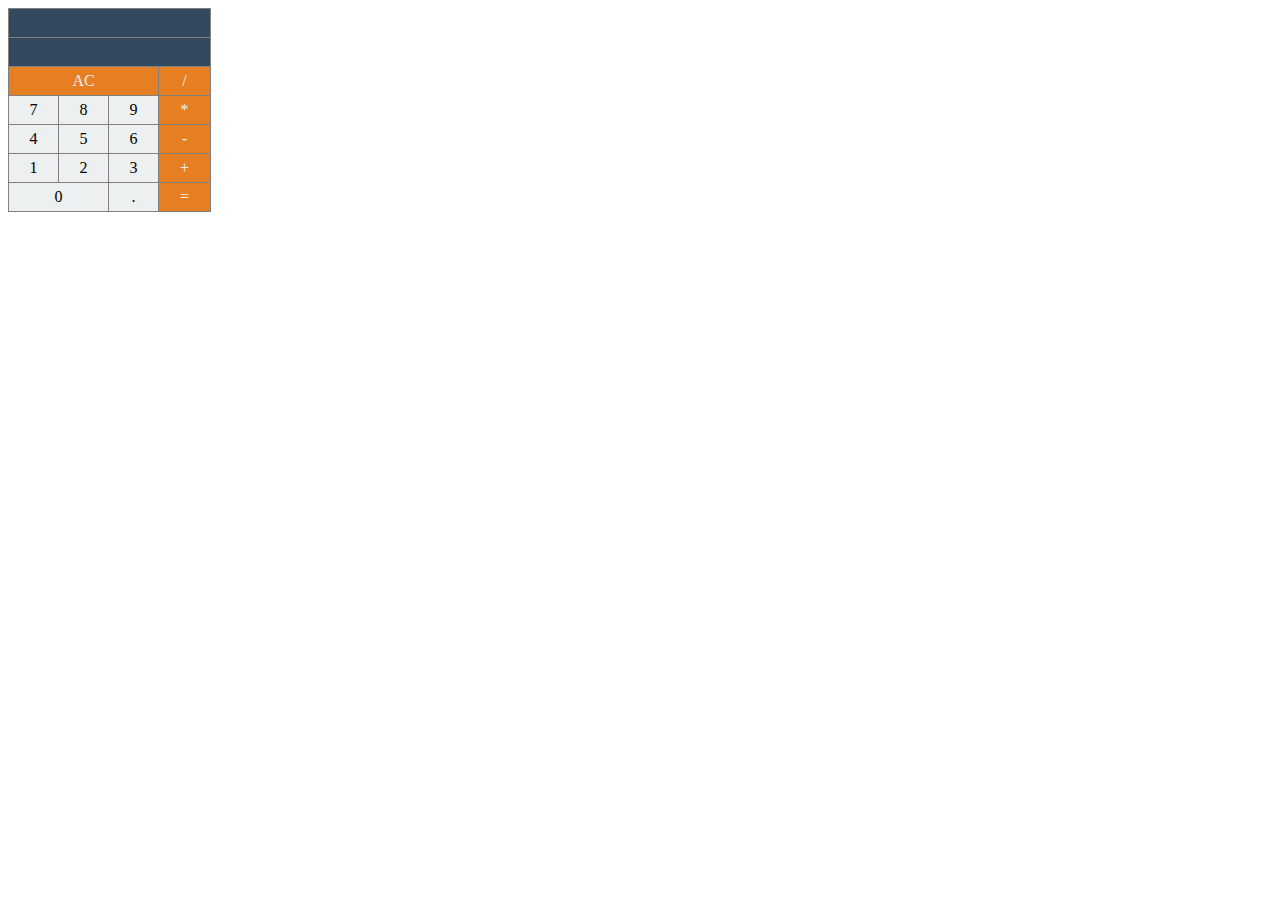
<file: Calculator/html/index.html>
<!DOCTYPE html>
<html lang="kr">
<head>
    <meta charset="UTF-8">
    <meta name="viewport" content="width=device-width, initial-scale=1.0">
    <link rel="stylesheet" href="../style/index.css">
    <title>Calculator</title>
</head>
<body>
    <table border="1">
        <tr>
            <td class="statusPad" colspan="4"><input class="js-display statusPad" type="text" name="display" /></td>
        </tr>
        <tr>
            <td class="statusPad" colspan="4"><input class="js-result statusPad" type="text" name="result" /></td>
        </tr>
        <tr>
            <td colspan="3" class="fnPad" onclick="handleAllClear()">AC</td>
            <td class="fnPad" onclick="handleAddChar('/')">/</td>
        </tr>
        <tr>
            <td class="numPad" onclick="handleAddChar(7)">7</td>
            <td class="numPad" onclick="handleAddChar(8)">8</td>
            <td class="numPad" onclick="handleAddChar(9)"> 9</td>
            <td class="fnPad" onclick="handleAddChar('*')">*</td>
        </tr>
        <tr>
            <td class="numPad" onclick="handleAddChar(4)">4</td>
            <td class="numPad" onclick="handleAddChar(5)">5</td>
            <td class="numPad" onclick="handleAddChar(6)">6</td>
            <td class="fnPad" onclick="handleAddChar('-')">-</td>
        </tr>
        <tr>
            <td class="numPad" onclick="handleAddChar(1)">1</td>
            <td class="numPad" onclick="handleAddChar(2)">2</td>
            <td class="numPad" onclick="handleAddChar(3)">3</td>
            <td class="fnPad" onclick="handleAddChar('+')">+</td>
        </tr>
        <tr>
            <td class="numPad" colspan="2" onclick="handleAddChar(0)">0</td>
            <td class="numPad" onclick="handleAddChar('.')">.</td>
            <td class="fnPad" onclick="handleResult()">=</td>
        </tr>
    </table>
    <script src="../script/calc.js"></script>
</body>
</html>
</file>
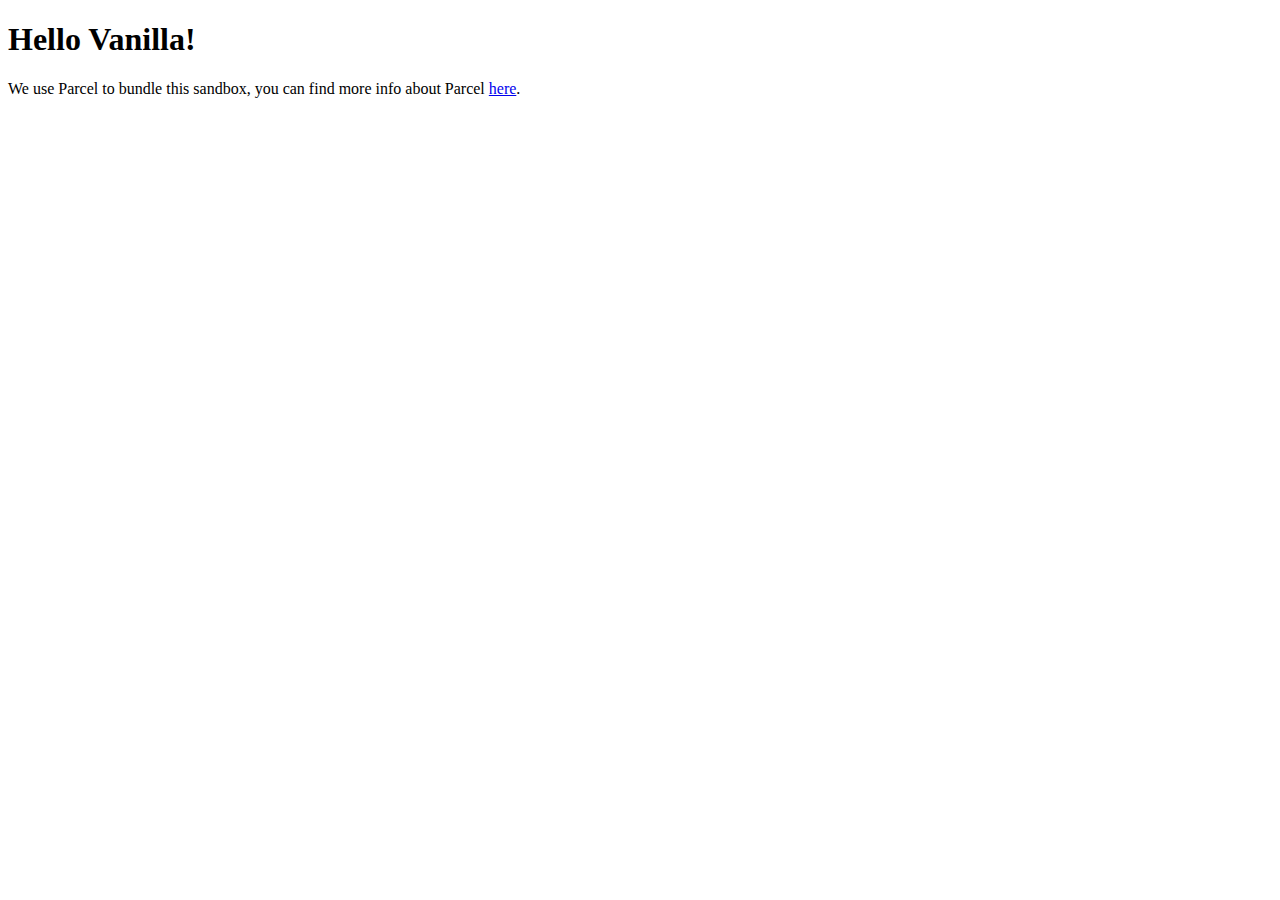
<file: JS_practice_2/html/index.html>
<!DOCTYPE html>
<html lang="kr">
<head>
    <meta charset="UTF-8">
    <meta name="viewport" content="width=device-width, initial-scale=1.0">
    <script src="../js/index.js">
        a();
    </script>
    <title>Document</title>
</head>
<body>
    <div id="app"></div>
    <div id="fucA"></div>
    <script>
        document.getElementById("app").innerHTML = `
        <h1>Hello Vanilla!</h1>
        <div>
        We use Parcel to bundle this sandbox, you can find more info about Parcel
        <a href="https://parceljs.org" target="_blank" rel="noopener noreferrer">here</a>.
        </div>
        `;
    </script>
</body>
</html>
</file>
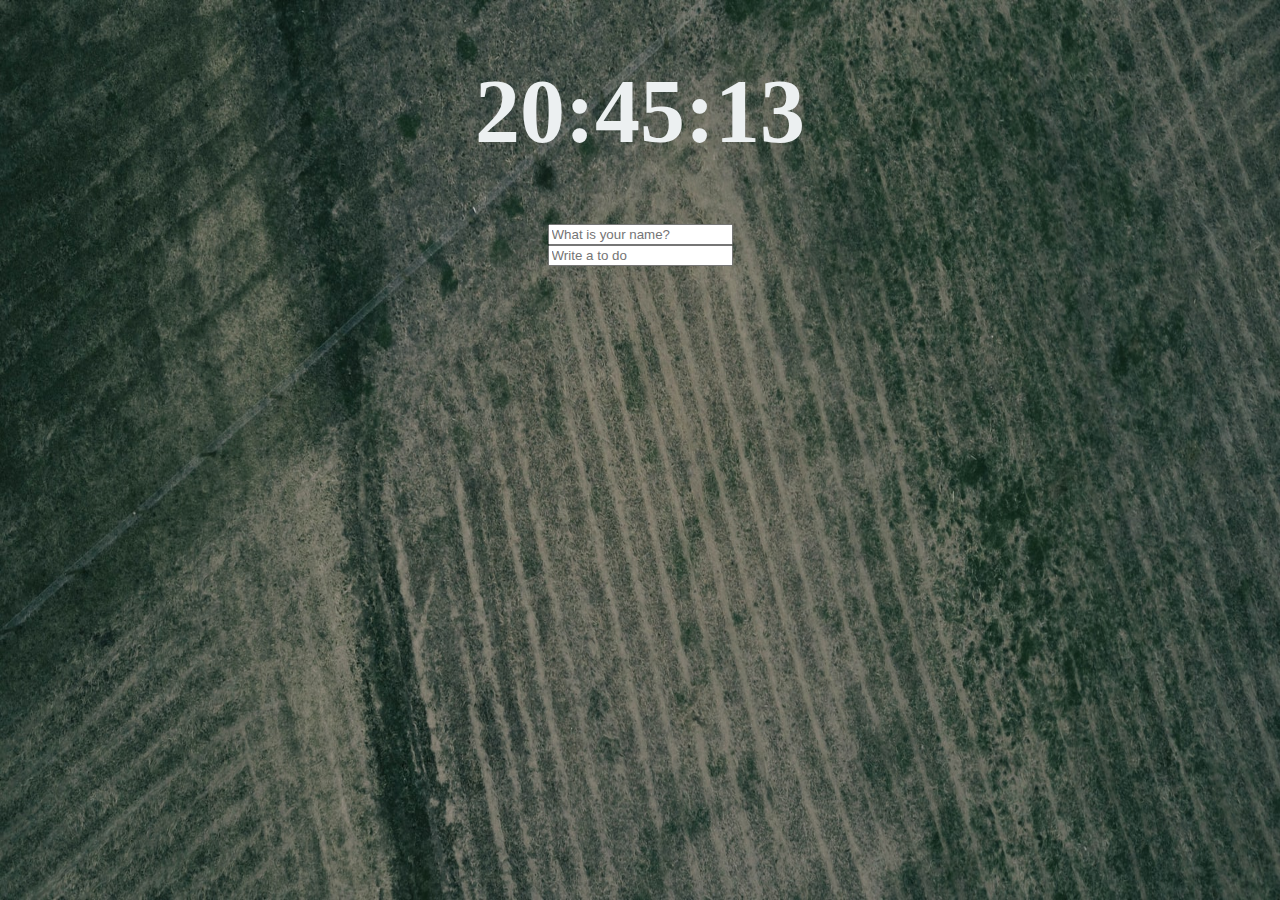
<file: momonto/html/index.html>
<!DOCTYPE html>
<html lang="kr">
<head>
    <meta charset="UTF-8">
    <meta name="viewport" content="width=device-width, initial-scale=1.0">
    <title>Document</title>
    <link rel="stylesheet" href="../style/index.css">
</head>
<body>
    <div class="js-clock css-clock">
        <h1 class="js-title">00:00</h1>
    </div>
    <form action="" class="js-greetingFrom greetingForm">
        <input type="text" class="js-nameInput" placeholder="What is your name?" />
    </form>
    <h4 class="js-greetings greetings"></h4>
    <form action="" class="js-toDoForm toDoForm">
        <input type="text" class="js-toDoInput" placeholder="Write a to do" />
    </form>
    <ul class="js-toDoList toDoList"></ul>
    <span class="js-weather weather"></span>
    <script src="../script/clock.js"></script>
    <script src="../script/greeting.js"></script>
    <script src="../script/todo.js"></script>
    <script src="../script/bg.js"></script>
    <script src="../script/weather.js"></script>
</body>
</html>
</file>
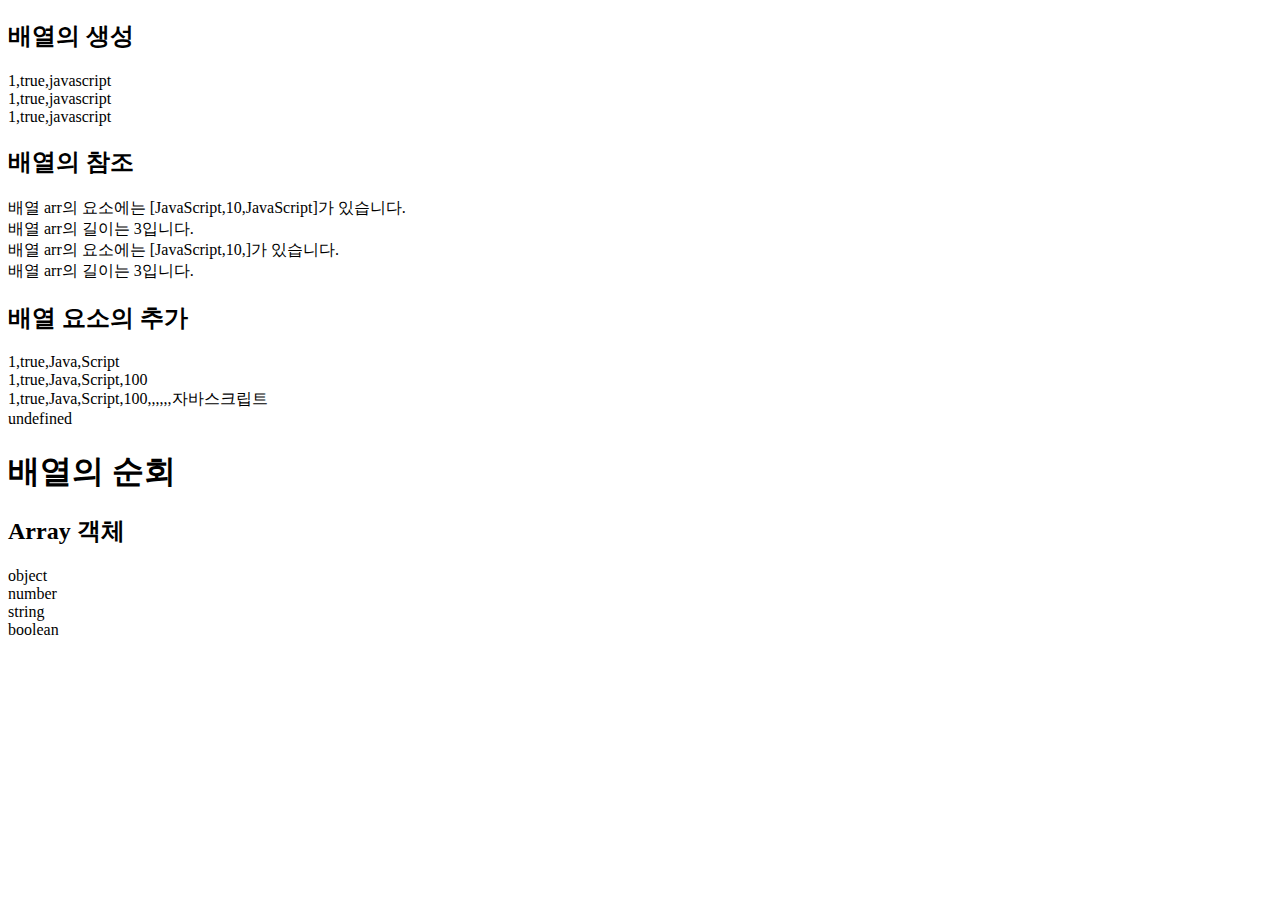
<file: JS_practice_1/html/js_array.html>
<!DOCTYPE html>
<html lang=kr dir="ltr">
  <head>
    <meta charset="utf-8">
    <script src="../js/script.js" type="text/javascript"></script>
    <title>javascript Array - 배열의 기초</title>
  </head>
  <body>
    <h2>배열의 생성</h2>
    <script type="text/javascript">
      var arrLit1 = [1, true, "javascript"];
      var arrOjb1 = Array(1, true, "javascript");
      var arrNewObj1 = new Array(1, true, "javascript"); //new 연산자는 소문자로 작성할 것.

      document.write(arrLit1 + "<br>");
      document.write(arrOjb1 + "<br>");
      document.write(arrNewObj1 + "<br>");
    </script>

    <h2>배열의 참조</h2>
    <script type="text/javascript">
      var arr = ["JavaScript"];
      var element = arr[0];

      arr[1] = 10;
      arr[2] = element;

      document.write("배열 arr의 요소에는 [" + arr + "]가 있습니다.<br>");
      document.write("배열 arr의 길이는 " + arr.length + "입니다.<br>");

      delete arr[2]; //delete.arr[2]로 착각하지 말 것.

      document.write("배열 arr의 요소에는 [" + arr + "]가 있습니다.<br>");
      document.write("배열 arr의 길이는 " + arr.length + "입니다.<br>");
    </script>

    <h2>배열 요소의 추가</h2>
    <script type="text/javascript">
      var arr = [1, true, "Java"];

      arr.push("Script");  //push() 메소드를 이용하여 값을 추가.
      document.write(arr + "<br>");

      arr[arr.length] = 100;  //length 프로퍼티를 이용하여 배열의 끝에 값을 추가.
      document.write(arr + "<br>");

      arr[10] = "자바스크립트"; //특정 인덱스를 지정하여 값을 추가.
      document.write(arr + "<br>");
      document.write(arr[7] + "<br>");  //10번째 인덱스에 값을 추가하여 생긴 5~9번 인덱스는 undefined를 반환.
    </script>

    <h1>배열의 순회</h1> <!-- 배열의 모든 요소는 for문을 통해 접근 가능 -->
    <script type="text/javascript">
      var arrRound = [1, true, "JavaScript"];

      var result = "<table><tr>";
      for(var idx in arrRound){
        result += "<td>" + arrRound[idx] + "</td>";
      }
      result += "</tr></tabel>";

      //document.write(result);
    </script>

    <h2>Array 객체</h2>
    <script type="text/javascript">
      var arr = new Array(10, "문자열", false);

      document.write((typeof arr) + "<br>");
      document.write((typeof arr[0]) + "<br>");
      document.write((typeof arr[1]) + "<br>");
      document.write((typeof arr[2]) + "<br>");
    </script>
  </body>
</html>
</file>
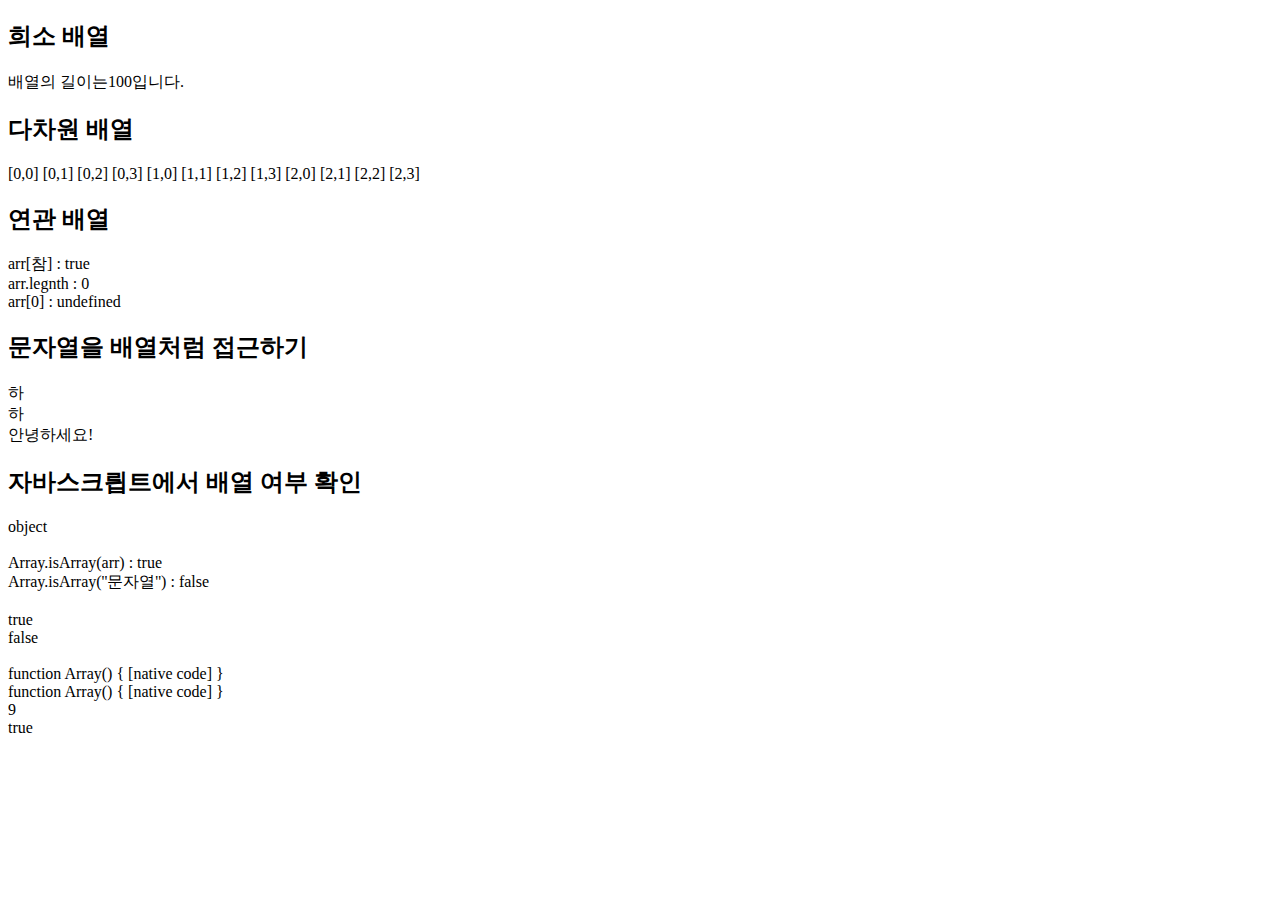
<file: JS_practice_1/html/js_array_use.html>
<!DOCTYPE html>
<html lang="kr" dir="ltr">
  <head>
    <meta charset="utf-8">
    <title></title>
  </head>
  <body>
    <h2>희소 배열</h2>
    <script type="text/javascript">
      var arr = new Array();  //빈 배열 객체를 생성.
      arr[99] = "JavaScript"; //배열 arr의 100번째 위치에 문자열 삽입.
      //100번째 요소를 삽입했기 때문에 배열의 길이는 100으로 증가함.
      document.write("배열의 길이는" + arr.length + "입니다.");
    </script>

    <h2>다차원 배열</h2>
    <script type="text/javascript">
      var arr = new Array(3); //3개의 요소를 가지는 배열 생성.
      for(var row = 0; row < 3; row++) {
        arr[row] = new Array(4);  //각각의 요소마다 또다시 4개의 요소를 가지는 배열을 생성.
        for(var column = 0; column < 4; column++) {
          arr[row][column] = "[" + row + "," + column + "]";  //각각의 배열 요소를 생성.
          document.write(arr[row][column] + " "); //각 배열 요소에 접근.
        }
      }
    </script>

    <h2>연관 배열</h2>
    <script type="text/javascript">
      /*숫자로 된 인덱스 대신에 문자열로 된 키(key)를 사용하는 배열을 연관 배열(associative array)라고 한다.
      자바스크립트는 별도로 연관 배열을 지원하지 않으나, 인덱스로 문자열을 사용하여 연관 배열처럼 사용 가능한 객체를 만들 수 있다.*/
      var arr = []; //비어있는 배열 생성.
      arr["하나"] = 1;  //숫자 인덱스 대신에 문자열을 인덱스로 배열 요소를 추가.
      arr["참"] = true;
      arr["자바스크립트"] = "JavaScript";
      document.write("arr[참] : " + arr["참"] + "<br>"); //문자열을 인덱스로 배열 요소에 접근 가능.
      document.write("arr.legnth : " + arr.length + "<br>"); //연관 배열은 Array 객체가 아니므로 length 프로퍼티의 값이 0.
      document.write("arr[0] : " + arr[0] + "<br>"); //undefined
    </script>

    <h2>문자열을 배열처럼 접근하기</h2>
    <script type="text/javascript">
      /*자바스크립트에서 문자열을 변하지 않는 값이므로, 읽기 전용 배열로서 다룰 수 있다.
      따라서 배열처럼 [] 연산자를 사용하여 문자열을 구성하는 각 문자에 바로 접근할 수 있다. 또한 Array 객체가 제공하는 모든 범용 메소드도 사용 가능하다. 문자열의 각 문자는 String 객체에서 제공하는 charAt() 메소드를 사용해도 접근 가능하다.*/
      var str = "안녕하세요!";
      document.write(str.charAt(2) + "<br>");
      document.write(str[2] + "<br>");

      /*하지만 문자열을 배열처럼 접근하는 방법은 IE7 이하 버전에서는 동작하지 않는다. 또한, 문자열을 배열로 착각하게 되어 다음과 같은 실수를 유발할 수도 있다.*/
      var str2 = "안녕하세요!";
      str[0] = "";  //자바스크릡트의 문자열은 '읽기 전용'이므로, 이 문장은 오류를 유발한다.
      document.write(str2 + "<br>");
    </script>

    <h2>자바스크릡트에서 배열 여부 확인</h2>
    <script type="text/javascript">
      /*자바스크립트에서는 배열이라는 타입(type)을 별도로 제공하지 않는다.
      자바스크릡트 배열은 객체(Object) 타입이 되며, typeof 연산자를 사용하면 'object'를 반환한다.*/
      var arr = [1, true, "JavaScript"];
      document.write((typeof arr) + "<br><br>");

      /*따라서 자바스크릡트에서는 해당 변수가 배열인지 확인할 수 있도록 다음 방법들을 제공한다.
      1. Array.isArray() 메소드
      2. instanceof 메소드
      3. constructor 프로퍼티
      ES5(ECMAScript5)부터는 Array 클래스에 isArray()라는 배열 여부를 확인할 수 있는 메소드가 추가되었다.*/
      document.write("Array.isArray(arr) : " + Array.isArray(arr) + "<br>");
      document.write("Array.isArray(''문자열'') : " + Array.isArray("문자열") + "<br><br>");

      /*구형 브라우저는 ECMAScript5를 지원하지 읂으므로, 이 경우에는 Array.isArray() 메소드 대신 instanceof 연산자를 사용하여 배열 여부를 판단ㅎ한다.*/
      document.write((arr instanceof Array) + "<br>");
      document.write((123 instanceof Array) + "<br><br>");

      /*Array 객체의 constructor 프로퍼티를 사용하여 배열 여부를 확인할 수도 있다. 자바스크립트 배열에 대해 constructor 프로퍼티는 다음과 같은 값을 반환한다.
      function Array() {[native code]}
      */
      function isArray(a) {
        return a.constructor.toString().indexOf("Array") > -1;
        /*"Array"라는 부분 문자열을 포함하고 있으면 true, 아니면 false를 반환.
        입력된 변수 a가 배열이라면 "Array"라는 부분 문자열을 언제나 포함하고 있으므로, true를 반환하게 된다.*/
      }
      document.write(arr.constructor + "<br>");
      document.write(arr.constructor.toString() + "<br>");
      document.write(arr.constructor.toString().indexOf("Array") + "<br>");
      document.write(isArray(arr) + "<br>")
    </script>
  </body>
</html>
</file>
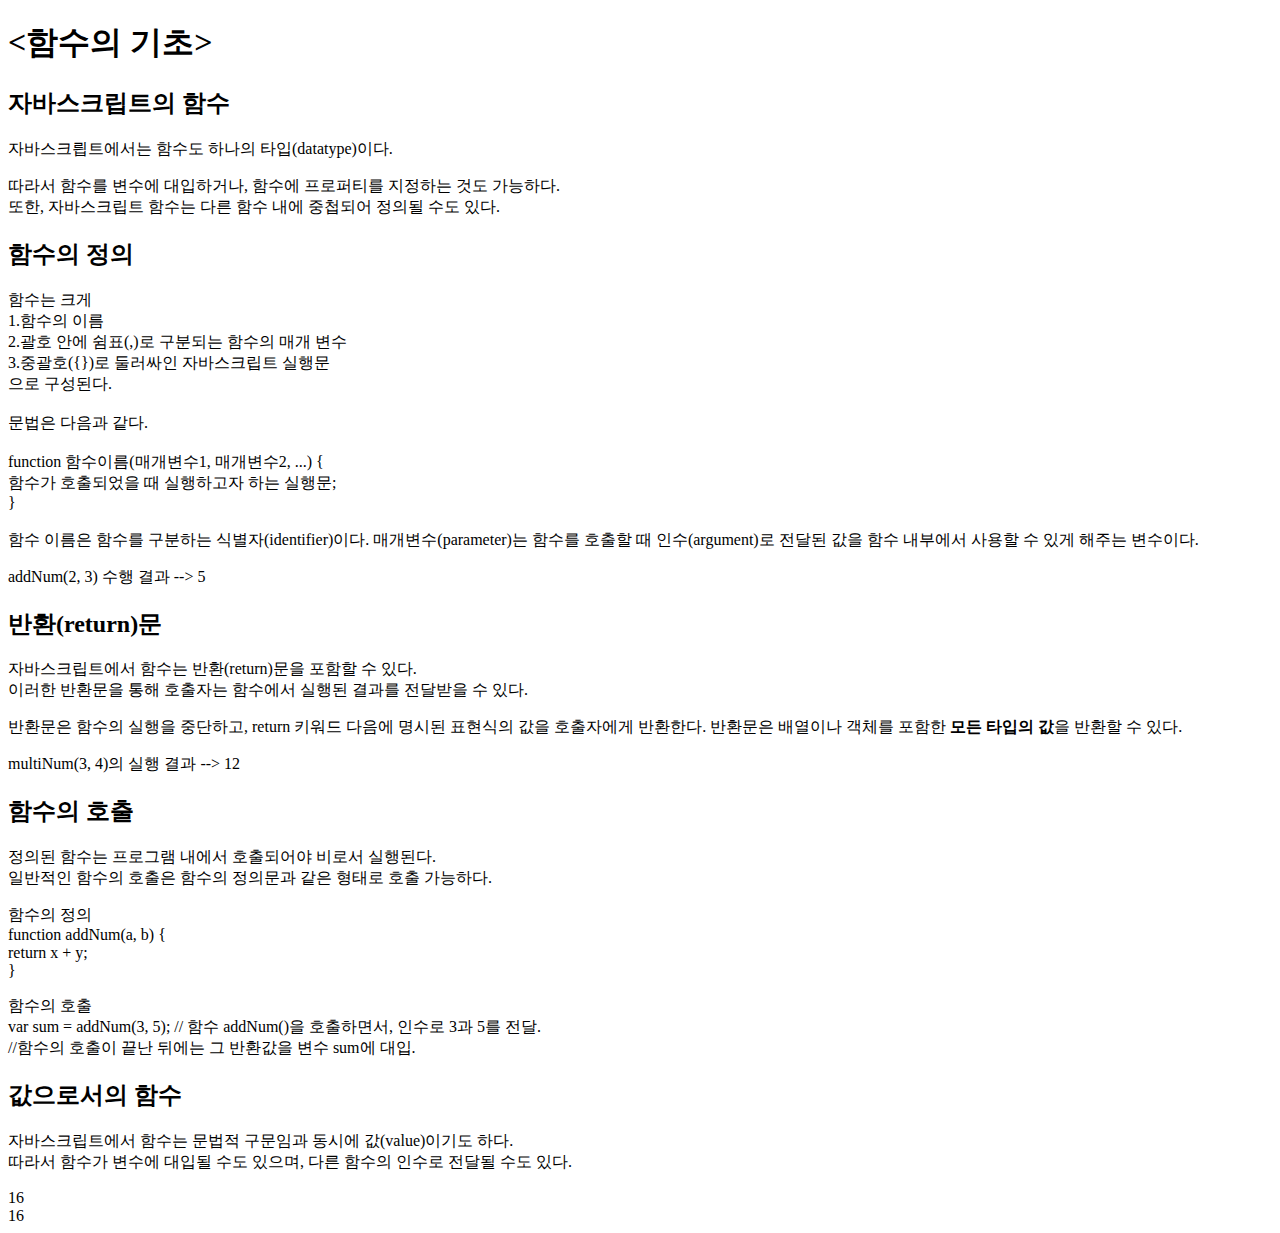
<file: JS_practice_1/html/js_function_basic.html>
<!DOCTYPE html>
<html lang="kr" dir="ltr">
  <head>
    <meta charset="utf-8">
    <title>함수 - 함수의 기초</title>
  </head>
  <body>
    <h1><함수의 기초></h1>
    <h2>자바스크립트의 함수</h2>
    <p>자바스크릡트에서는 함수도 하나의 타입(datatype)이다.</p>
    <p>따라서 함수를 변수에 대입하거나, 함수에 프로퍼티를 지정하는 것도 가능하다.<br>또한, 자바스크립트 함수는 다른 함수 내에 중첩되어 정의될 수도 있다.</p>

    <h2>함수의 정의</h2>
    <p>함수는 크게<br>1.함수의 이름<br>2.괄호 안에 쉼표(,)로 구분되는 함수의 매개 변수<br>3.중괄호({})로 둘러싸인 자바스크립트 실행문<br>으로 구성된다.<br><br>문법은 다음과 같다.<br><br>function 함수이름(매개변수1, 매개변수2, ...) {<br>함수가 호출되었을 때 실행하고자 하는 실행문;<br>}<br><br>함수 이름은 함수를 구분하는 식별자(identifier)이다. 매개변수(parameter)는 함수를 호출할 때 인수(argument)로 전달된 값을 함수 내부에서 사용할 수 있게 해주는 변수이다.</p>
  <script type="text/javascript">
    //addNum라는 이름의 함수 정의.
    function addNum(x, y) {
      document.write(x + y);
    }
    document.write("addNum(2, 3) 수행 결과 --> ")
    addNum(2, 3);
  </script>
  <br>

  <h2>반환(return)문</h2>
  <p>자바스크립트에서 함수는 반환(return)문을 포함할 수 있다.<br>이러한 반환문을 통해 호출자는 함수에서 실행된 결과를 전달받을 수 있다.</p>
  <p>반환문은 함수의 실행을 중단하고, return 키워드 다음에 명시된 표현식의 값을 호출자에게 반환한다. 반환문은 배열이나 객체를 포함한 <b>모든 타입의 값</b>을 반환할 수 있다.</p>
  <script type="text/javascript">
    function multiNum(x, y) {
      return x * y;
    }
    var num = multiNum(3, 4);
    document.write("multiNum(3, 4)의 실행 결과 --> " + num);
  </script>
  <br>

  <h2>함수의 호출</h2>
  <p>정의된 함수는 프로그램 내에서 호출되어야 비로서 실행된다.<br>일반적인 함수의 호출은 함수의 정의문과 같은 형태로 호출 가능하다.</p>
  <p>함수의 정의<br>function addNum(a, b) {<br>return x + y;<br>}</p>
  <p>함수의 호출<br>var sum = addNum(3, 5); // 함수 addNum()을 호출하면서, 인수로 3과 5를 전달.<br>//함수의 호출이 끝난 뒤에는 그 반환값을 변수 sum에 대입.</p>

  <h2>값으로서의 함수</h2>
  <p>자바스크립트에서 함수는 문법적 구문임과 동시에 값(value)이기도 하다.<br>따라서 함수가 변수에 대입될 수도 있으며, 다른 함수의 인수로 전달될 수도 있다.</p>
  <script type="text/javascript">
    function sqr(x) {
      return x * x;
    }
    var sqrNum = sqr;
    document.write(sqr(4) + "<br>");
    document.write(sqrNum(4) + "<br>");
  </script>
  </body>
</html>
</file>
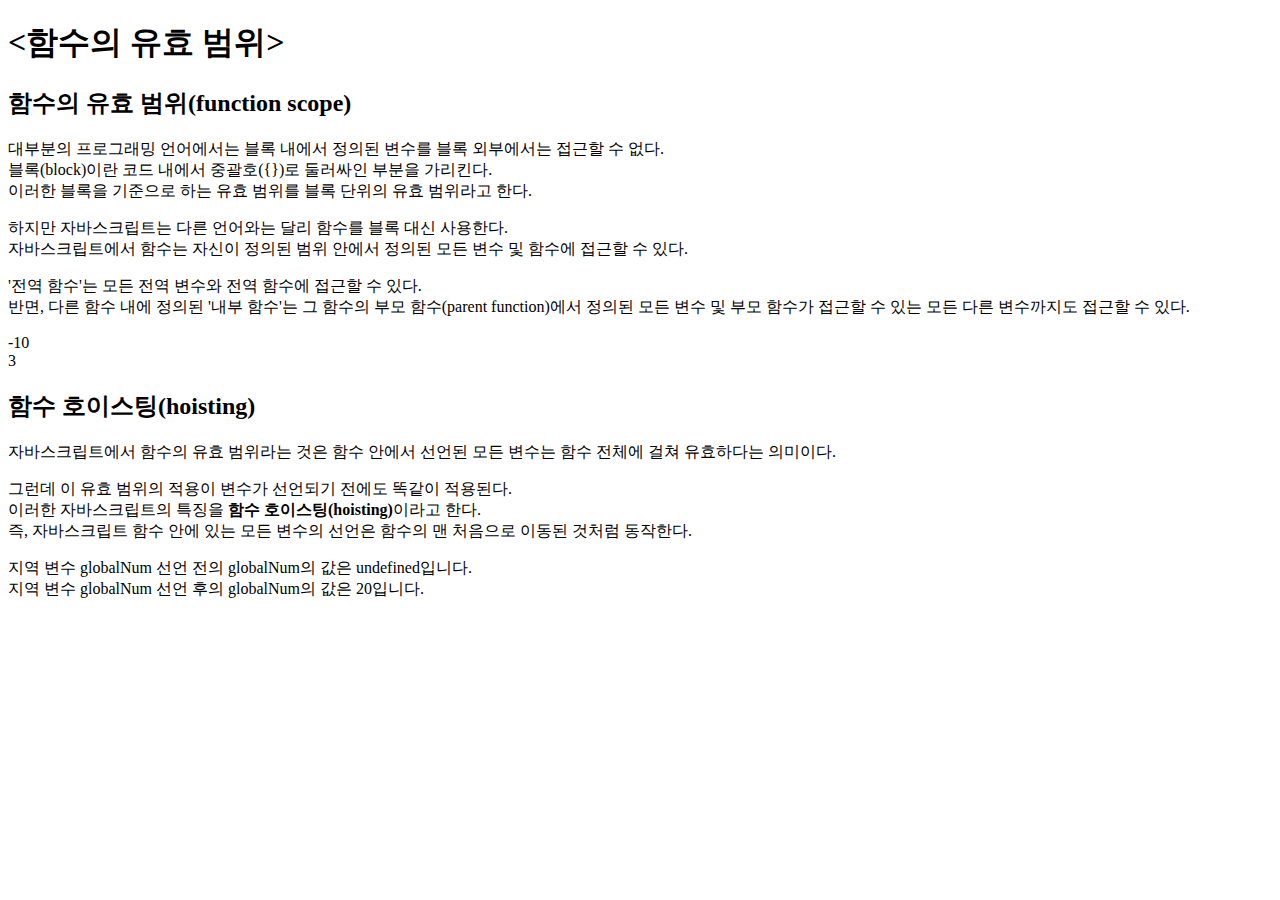
<file: JS_practice_1/html/js_function_functionScope.html>
<!DOCTYPE html>
<html lang="kr" dir="ltr">
  <head>
    <meta charset="utf-8">
    <title>함수 - 함수의 유효 범위</title>
  </head>
  <body>
    <h1><함수의 유효 범위></h1>
    <h2>함수의 유효 범위(function scope)</h2>
    <p>대부분의 프로그래밍 언어에서는 블록 내에서 정의된 변수를 블록 외부에서는 접근할 수 없다.<br>블록(block)이란 코드 내에서 중괄호({})로 둘러싸인 부분을 가리킨다.<br>이러한 블록을 기준으로 하는 유효 범위를 블록 단위의 유효 범위라고 한다.</p><p>하지만 자바스크립트는 다른 언어와는 달리 함수를 블록 대신 사용한다.<br>자바스크립트에서 함수는 자신이 정의된 범위 안에서 정의된 모든 변수 및 함수에 접근할 수 있다.</p><p>'전역 함수'는 모든 전역 변수와 전역 함수에 접근할 수 있다.<br>반면, 다른 함수 내에 정의된 '내부 함수'는 그 함수의 부모 함수(parent function)에서 정의된 모든 변수 및 부모 함수가 접근할 수 있는 모든 다른 변수까지도 접근할 수 있다.</p>
    <script type="text/javascript">
      //x, y, name을 전역 변수로 선언.
      var x = 10, y = 20;
      //sub()를 전역 함수로 선언.
      function sub() {
        return x - y;
      }
      document.write(sub() + "<br>");
      //parentFunc()를 전역 함수로 선언.
      function parentFunc() {
        var x = 1, y = 2; //전역 변수와 같은 이름으로 선언하여 전역 변수의 범위를 제한.
        function add() {  //add() 함수는 내부 함수로 선언.
          return x + y; //전역 변수가 아닌 지역 변수 x, y에 접근.
        }
        return add();
      }
      document.write(parentFunc() + "<br>");
    </script>

    <h2>함수 호이스팅(hoisting)</h2>
    <p>자바스크립트에서 함수의 유효 범위라는 것은 함수 안에서 선언된 모든 변수는 함수 전체에 걸쳐 유효하다는 의미이다.</p><p>그런데 이 유효 범위의 적용이 변수가 선언되기 전에도 똑같이 적용된다.<br>이러한 자바스크립트의 특징을 <b>함수 호이스팅(hoisting)</b>이라고 한다.<br>즉, 자바스크립트 함수 안에 있는 모든 변수의 선언은 함수의 맨 처음으로 이동된 것처럼 동작한다.</p>
    <script type="text/javascript">
      var globalNum = 10; //globalNum을 전역 변수로 선언.
      function printNum() {
        document.write("지역 변수 globalNum 선언 전의 globalNum의 값은 " + globalNum + "입니다.<br>"); //
        var globalNum = 20;
        document.write("지역 변수 globalNum 선언 후의 globalNum의 값은 " + globalNum + "입니다.<br>");
      }
      printNum();
    </script>
  </body>
</html>
</file>
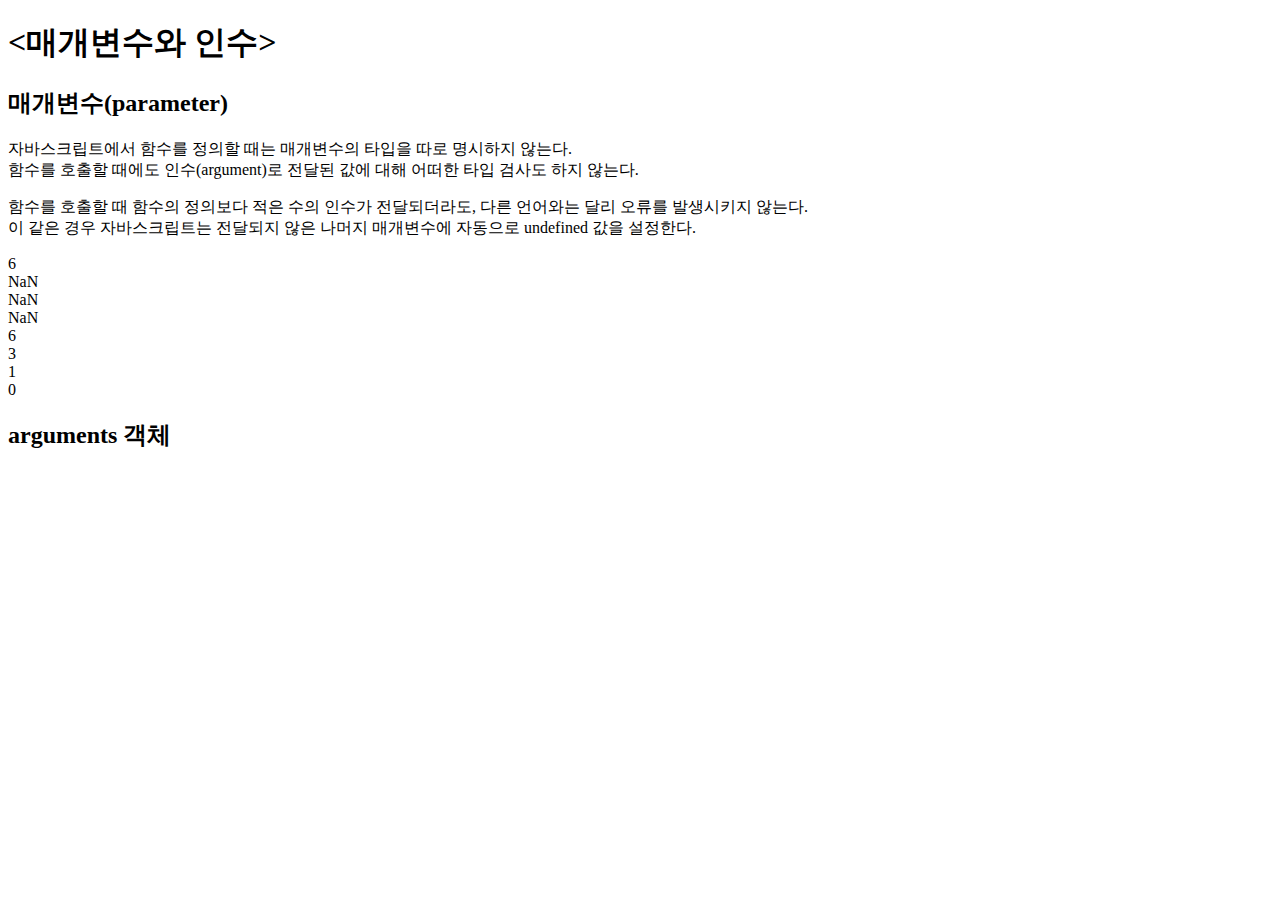
<file: JS_practice_1/html/js_function_parameterArgument.html>
<!DOCTYPE html>
<html lang="kr" dir="ltr">
  <head>
    <meta charset="utf-8">
    <title>함수 - 매개변수와 인수</title>
  </head>
  <body>
    <h1><매개변수와 인수></h1>
    <h2>매개변수(parameter)</h2>
    <p>자바스크립트에서 함수를 정의할 때는 매개변수의 타입을 따로 명시하지 않는다.<br>함수를 호출할 때에도 인수(argument)로 전달된 값에 대해 어떠한 타입 검사도 하지 않는다.</p><p>함수를 호출할 때 함수의 정의보다 적은 수의 인수가 전달되더라도, 다른 언어와는 달리 오류를 발생시키지 않는다.<br>이 같은 경우 자바스크립트는 전달되지 않은 나머지 매개변수에 자동으로 undefined 값을 설정한다.</p>
    <script type="text/javascript">
      function addNum(x, y, z) {
        return x + y + z;
      }
      document.write(addNum(1, 2, 3) + "<br>")
      document.write(addNum(1, 2) + "<br>")
      document.write(addNum(1) + "<br>")
      document.write(addNum() + "<br>")
    </script>

    <script type="text/javascript">
      function addNum(x, y, z) {
        if(x === undefined) x = 0;
        if(y === undefined) y = 0;
        if(z === undefined) z = 0;
        return x + y + z;
      }
      document.write(addNum(1, 2, 3) + "<br>")
      document.write(addNum(1, 2) + "<br>")
      document.write(addNum(1) + "<br>")
      document.write(addNum() + "<br>")
    </script>

    <h2>arguments 객체</h2>
  </body>
</html>
</file>
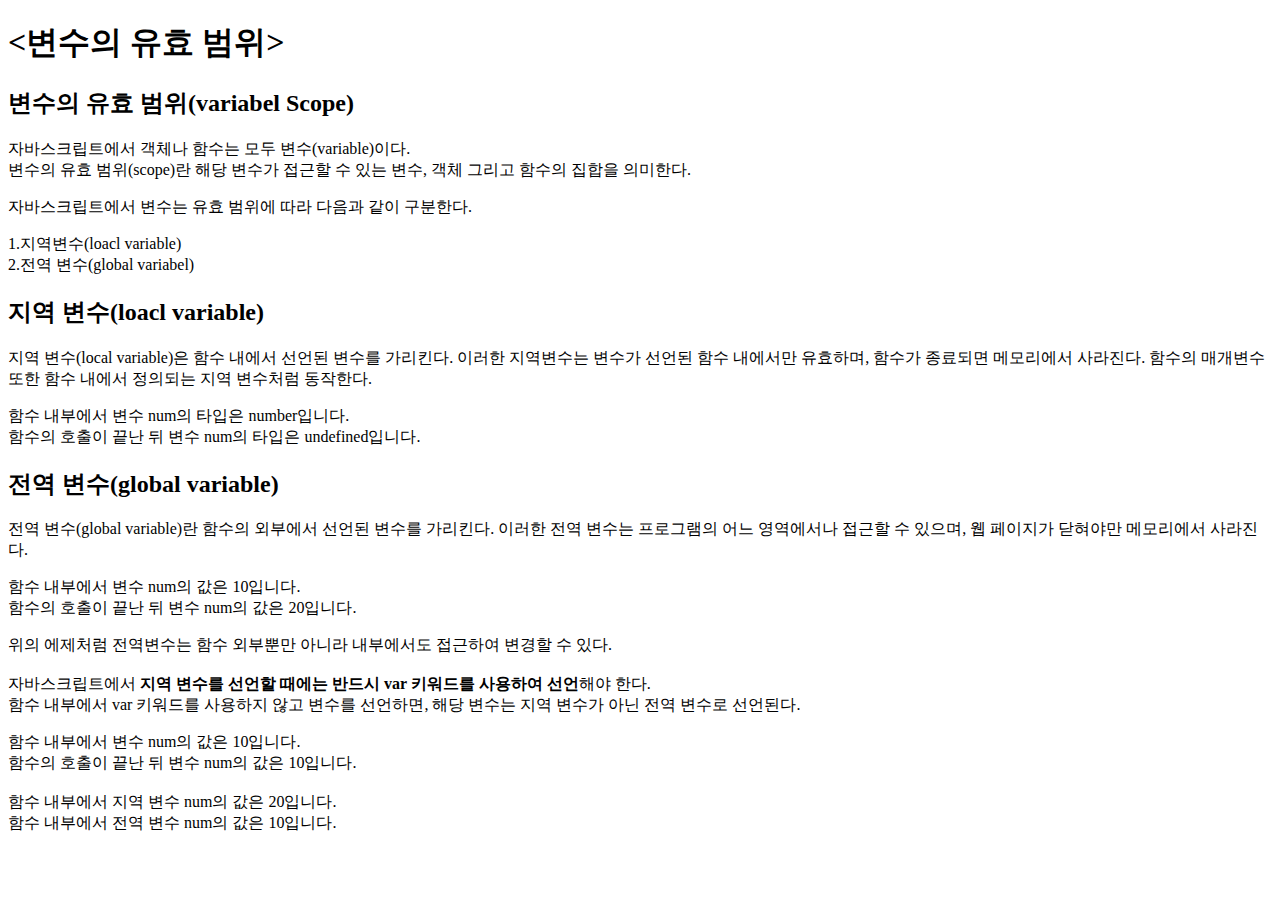
<file: JS_practice_1/html/js_function_variableScope.html>
<!DOCTYPE html>
<html lang="kr" dir="ltr">
  <head>
    <meta charset="utf-8">
    <title>함수 - 변수의 유효 범위</title>
  </head>
  <body>
    <h1><변수의 유효 범위></h1>
    <h2>변수의 유효 범위(variabel Scope)</h2>
    <p>자바스크립트에서 객체나 함수는 모두 변수(variable)이다.<br>변수의 유효 범위(scope)란 해당 변수가 접근할 수 있는 변수, 객체 그리고 함수의 집합을 의미한다.</p>
    <p>자바스크립트에서 변수는 유효 범위에 따라 다음과 같이 구분한다.<br></p>
    <p>1.지역변수(loacl variable)<br>2.전역 변수(global variabel)<br></p>

    <h2>지역 변수(loacl variable)</h2>
    <p>지역 변수(local variable)은 함수 내에서 선언된 변수를 가리킨다. 이러한 지역변수는 변수가 선언된 함수 내에서만 유효하며, 함수가 종료되면 메모리에서 사라진다. 함수의 매개변수 또한 함수 내에서 정의되는 지역 변수처럼 동작한다.</p>
    <script type="text/javascript">
      function localNum() {
        var num = 10;
        document.write("함수 내부에서 변수 num의 타입은 " + (typeof num) + "입니다.<br>");
      }
      localNum();
      document.write("함수의 호출이 끝난 뒤 변수 num의 타입은 " + (typeof num) + "입니다.<br>");
    </script>
    <h2>전역 변수(global variable)</h2>
    <p>전역 변수(global variable)란 함수의 외부에서 선언된 변수를 가리킨다. 이러한 전역 변수는 프로그램의 어느 영역에서나 접근할 수 있으며, 웹 페이지가 닫혀야만 메모리에서 사라진다.</p>
    <script type="text/javascript">
      var num = 10;
      function globalNum() {
        document.write("함수 내부에서 변수 num의 값은 " + num + "입니다.<br>"); //10
        num = 20; //전역 변수 num의 값을 함수 내부에서 변경.
      }
      globalNum();  //함수 globalNum()을 호출.
      document.write("함수의 호출이 끝난 뒤 변수 num의 값은 " + num + "입니다.<br>") //20
    </script>
    <p>위의 에제처럼 전역변수는 함수 외부뿐만 아니라 내부에서도 접근하여 변경할 수 있다.<br><br> 자바스크립트에서 <b>지역 변수를 선언할 때에는 반드시 var 키워드를 사용하여 선언</b>해야 한다.<br>함수 내부에서 var 키워드를 사용하지 않고 변수를 선언하면, 해당 변수는 지역 변수가 아닌 전역 변수로 선언된다.</p>
    <script type="text/javascript">
      function globalNum() {
        num = 10;
        document.write("함수 내부에서 변수 num의 값은 " + num + "입니다.<br>");
      }
      globalNum();
      document.write("함수의 호출이 끝난 뒤 변수 num의 값은 " + num + "입니다.<br>");
    </script>
    <br>
    <script type="text/javascript">
      var num = 10; //전역 변수 num을 선언.
      function globalNum() {
        var num = 20; //같은 이름의 지역변수 num을 선언.
        document.write("함수 내부에서 지역 변수 num의 값은 " + num + "입니다.<br>");
        document.write("함수 내부에서 전역 변수 num의 값은 " + window.num + "입니다.<br>");
        //해당 블록에서 전역 변수를 호출하려면, 전역 변수가 wundow 객체의 프로퍼티임을 명시하면 된다.
      }
      globalNum();
    </script>
  </body>
</html>
</file>
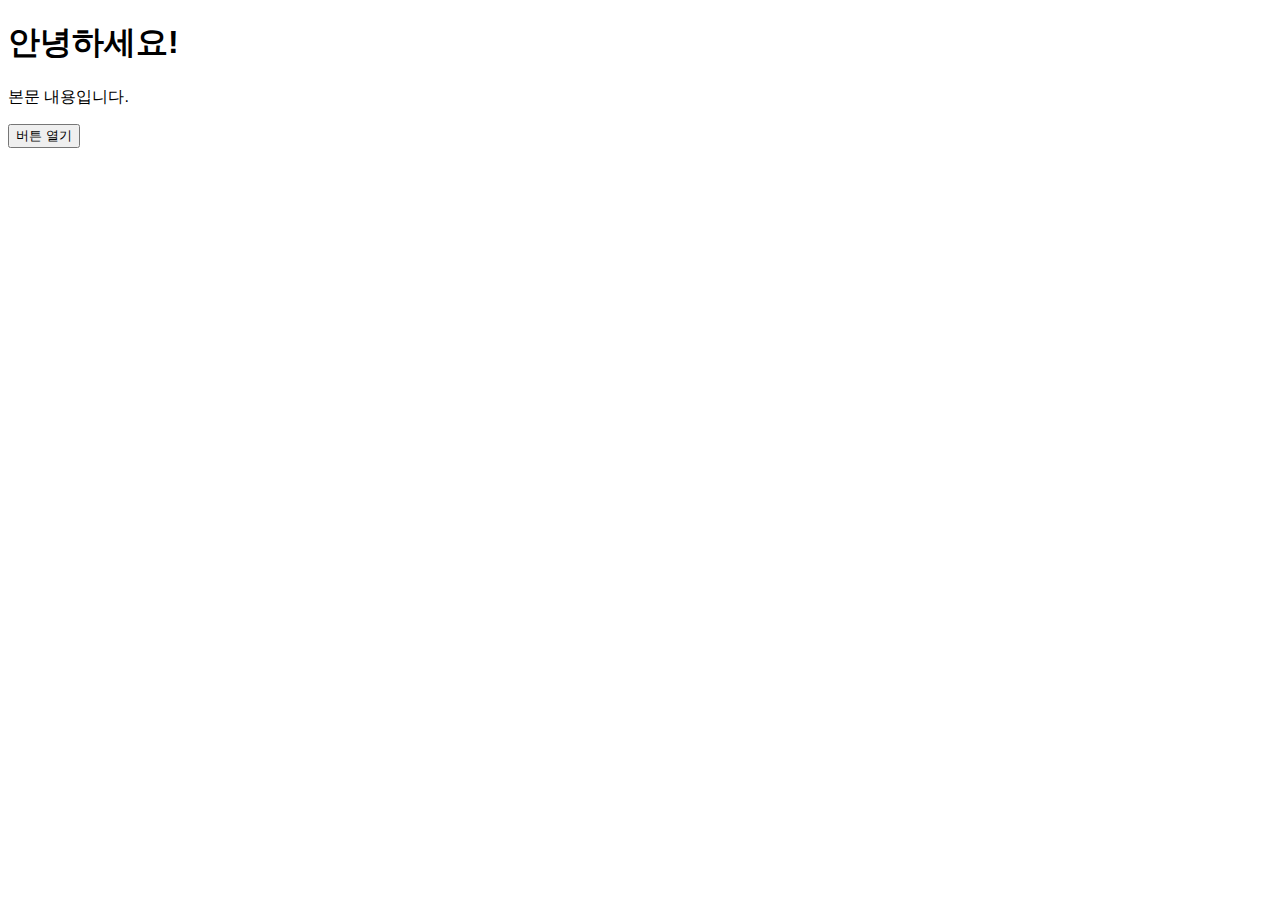
<file: JS_practice_2/html/modal.html>
<!DOCTYPE html>
<html lang="kr">
    <head>
        <meta charset="UTF-8">
        <meta name="viewport" content="width=device-width, initial-scale=1.0">
        <link rel="stylesheet" href="../css/style.css">
        <title>Document</title>
    </head>
    <body>
        <h1>안녕하세요!</h1>
        <p>본문 내용입니다.</p>
        <button id="open">버튼 열기</button>
        <div class="modal-wrapper" style="display: none;">
            <div class="modal">
                <div class="modal-title">안녕하세요</div>
                <p>이곳에 출력되는 내용은 모달 본문 내용입니다.</p>
                <div class="close-wrapper">
                    <button id="close">닫기</button>
                </div>
            </div>
        </div>
        <script src="../js/index2.js"></script>
    </body>
</html>
</file>
<file: Calculator/style/index.css>
table {
    border-collapse: collapse;
}

td {
    padding: 5px 10px;
    text-align: center;
}

input {
    border: none;
}

.numPad {
    background-color: #ecf0f1;
}

.fnPad {
    background-color: #e67e22;
    color: #ecf0f1;
}

.statusPad {
    background-color: #34495e;
    color: #ecf0f1;
}
</file>
<file: momonto/style/index.css>
body {
    background-color: #2c3e50;
}

h1 {
    /* color: #34495E;
    transition: color 0.5s ease-in-out; */
}

li {
    color: #ecf0f1;
}

.css-clock {
    color: #ecf0f1;
    text-align: center;
    font-size: 45px;
    margin: auto auto;
}
 
.greetingForm,
.greetings {
    display: none;
}

.showing {
    color: #ecf0f1;
    display: table;
    margin-left: auto;
    margin-right: auto;

    /* text-align: center;
    display: block; */
}

.toDoForm,
.toDoList {
    display: table;
    margin-left: auto;
    margin-right: auto;
}

.bgImage {
    position: absolute;
    top: 0;
    left: 0;
    width: 100%;
    height: 100%;
    z-index: -1;
    animation: fadeIn 0.5s linear;
}

.weather {
    color: #ecf0f1;
    display: table;
    margin-left: auto;
    margin-right: auto;
    margin-bottom: auto;
}

@keyframes fadeIn {
    from {
        opacity: 0;
    }
    to {
        opacity: 1;
    }
}

/* .btn {
    cursor: pointer;
}

.clicked {
    color: #7F8C8D;
} */
</file>
<file: JS_practice_2/css/style.css>
body {
    font-family: sans-serif;
}

.modal-wrapper {
  position: fixed;
  top: 0;
  left: 0;
  width: 100%;
  height: 100%;
  background: rgba(0, 0, 0, 0.5);
  display: flex;
  align-items: center;
  justify-content: center;
}

.modal {
  background: white;
  padding: 24px 16px;
  border-radius: 4px;
  width: 320px;
}

.modal-title {
  font-size: 24px;
  font-weight: bold;
}

.modal p {
  font-size: 16px;
}

.close-wrapper {
  text-align: right;
}
</file>
